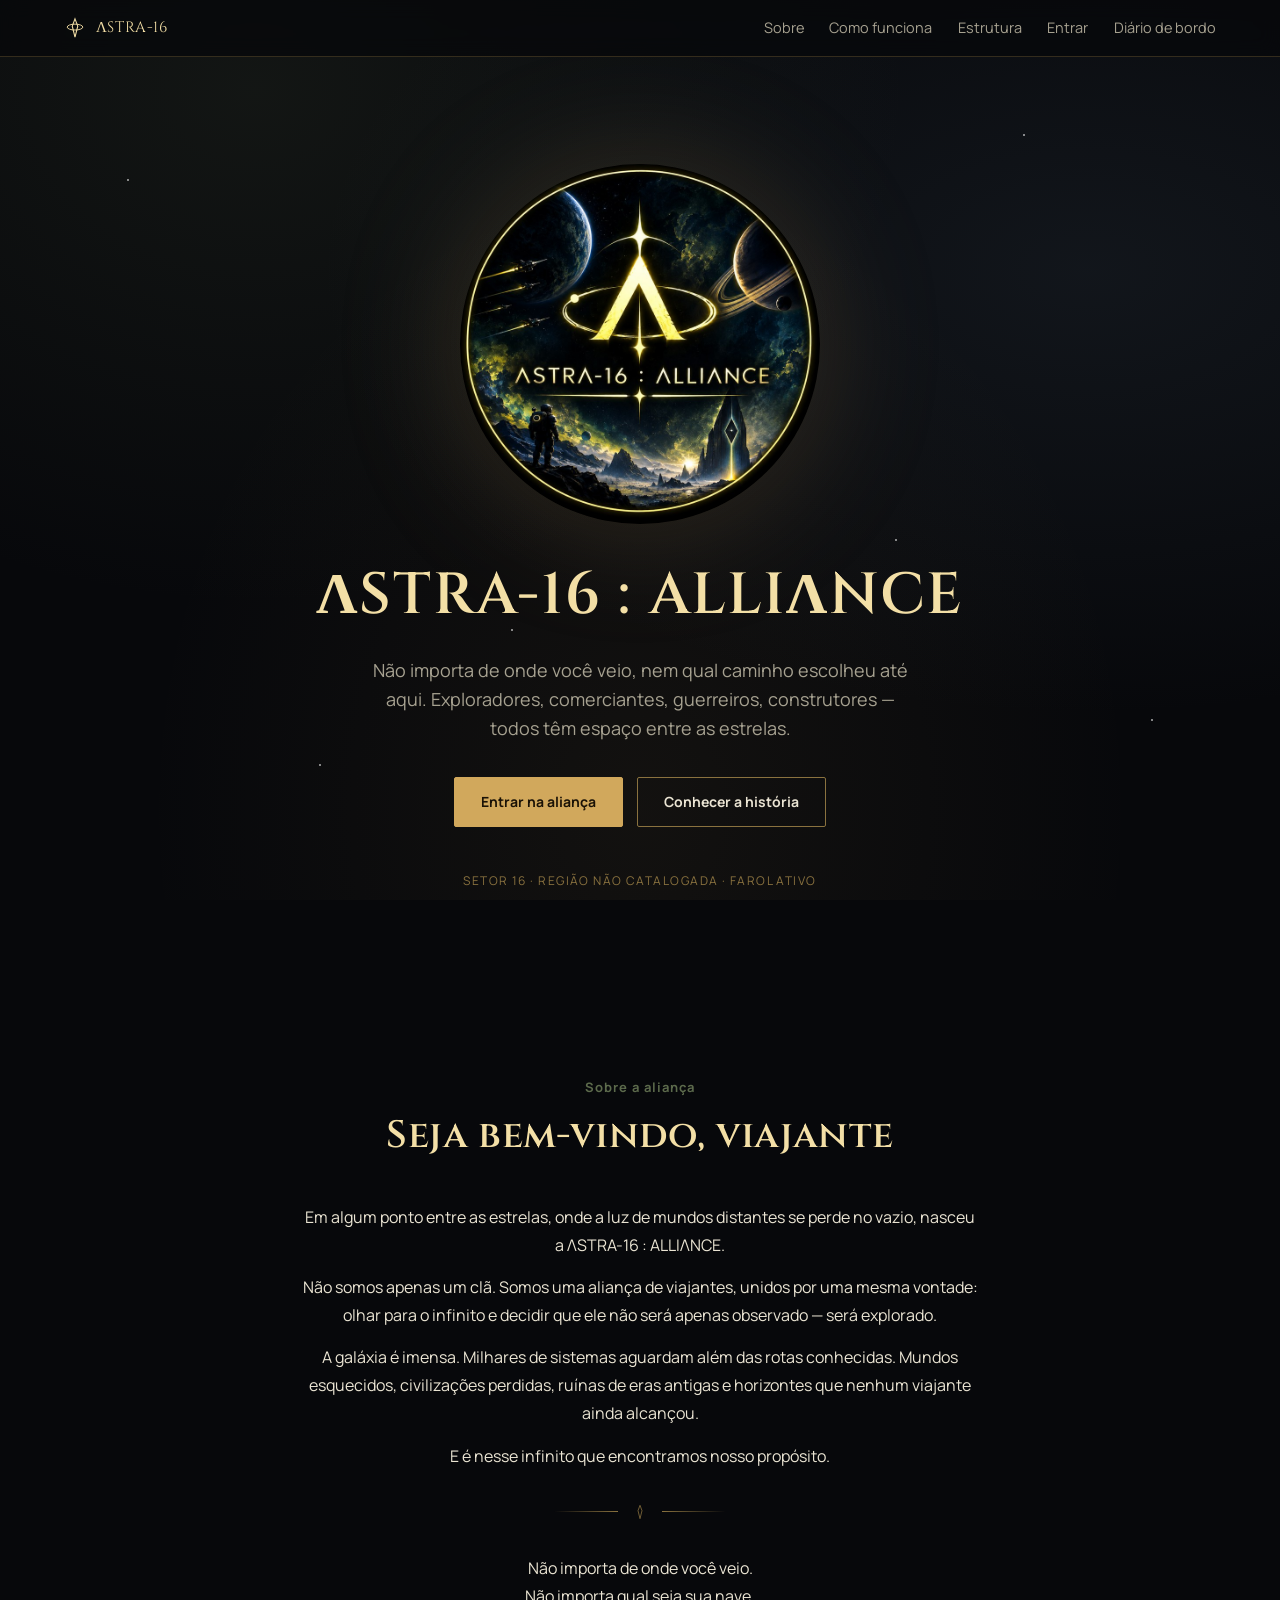
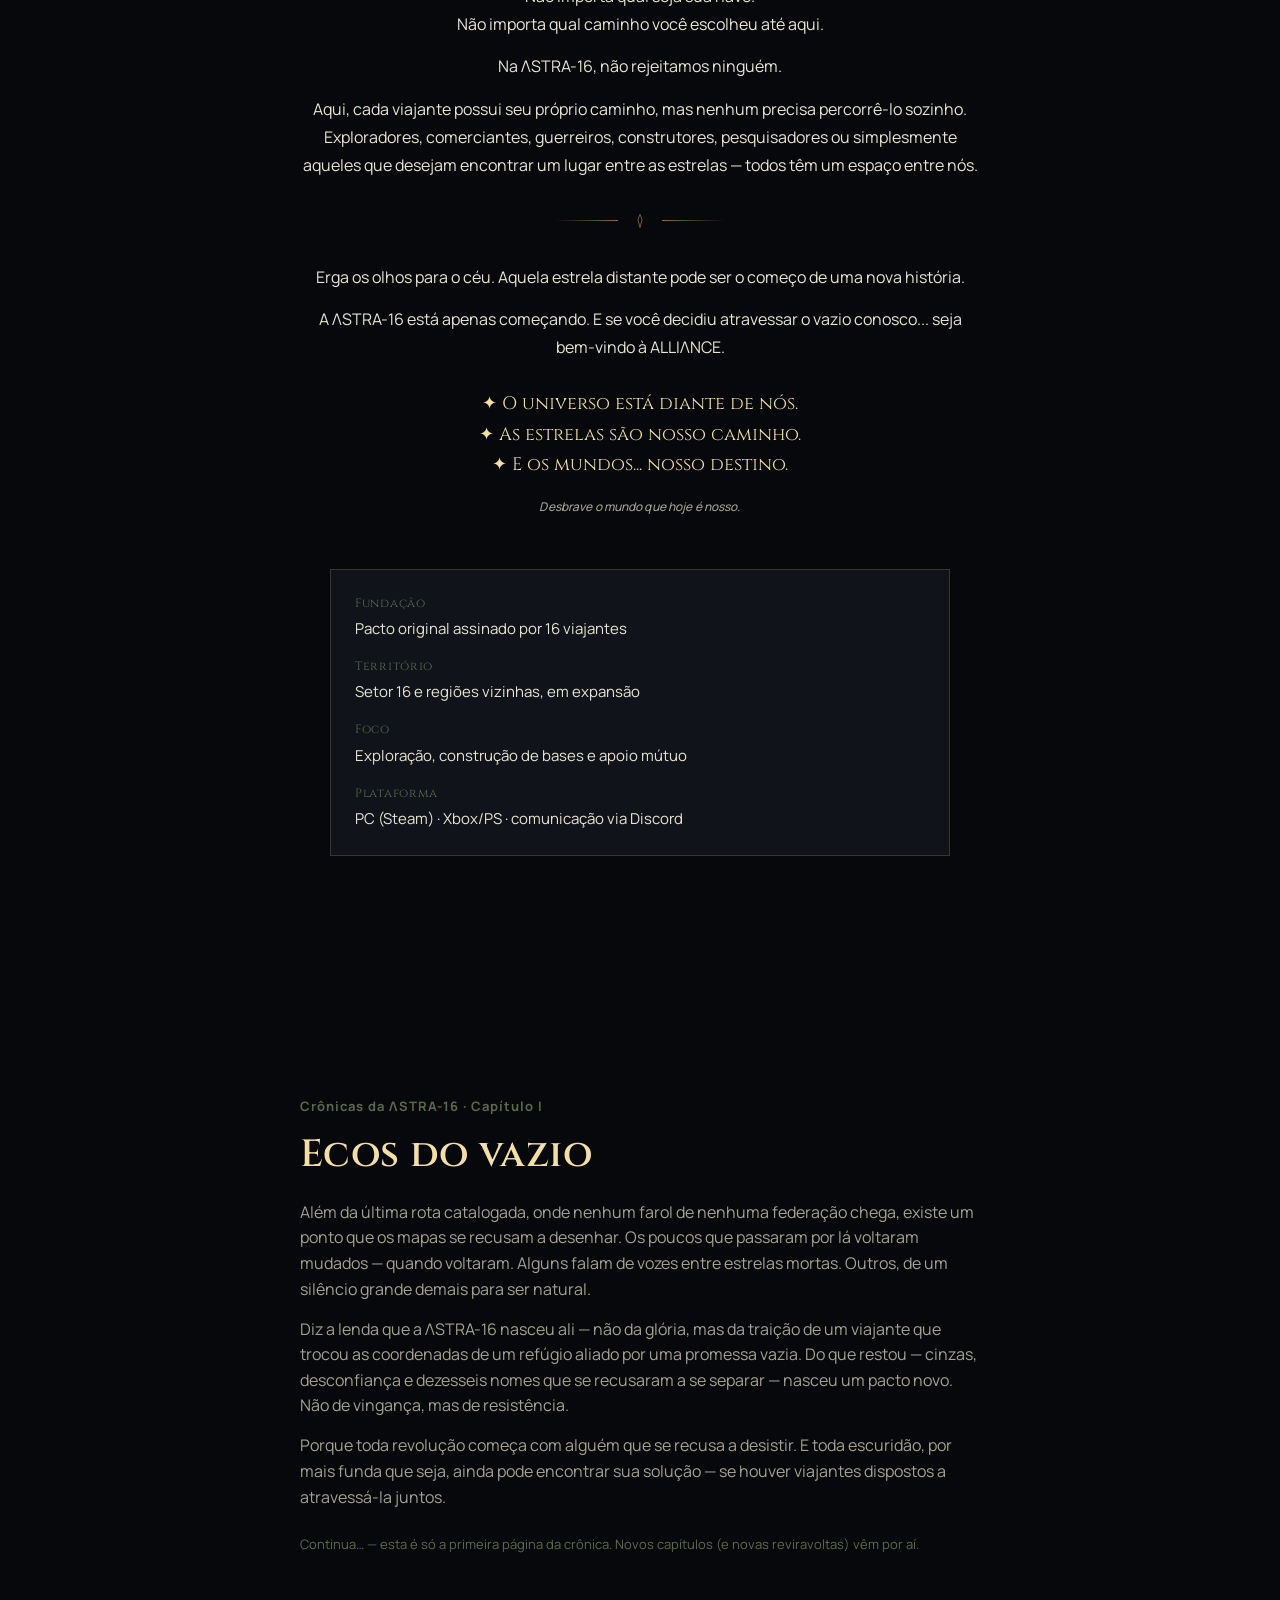
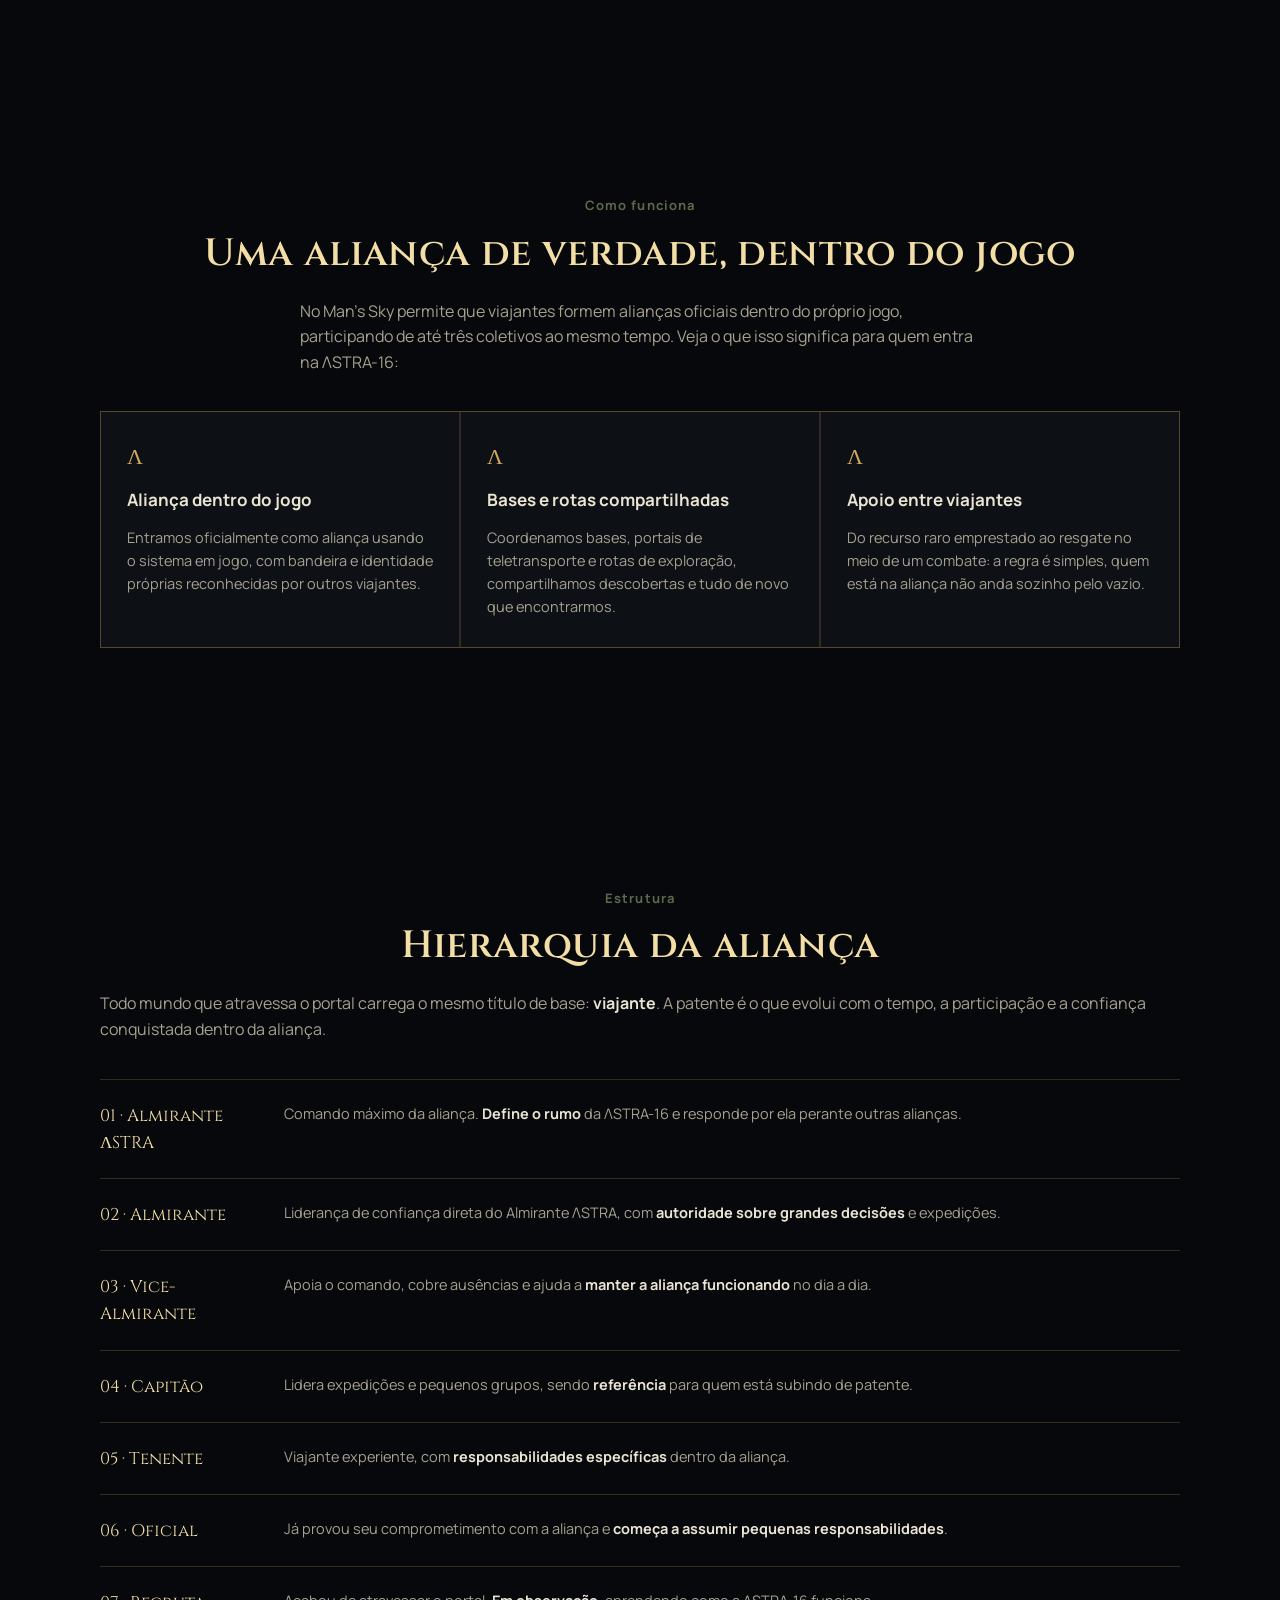
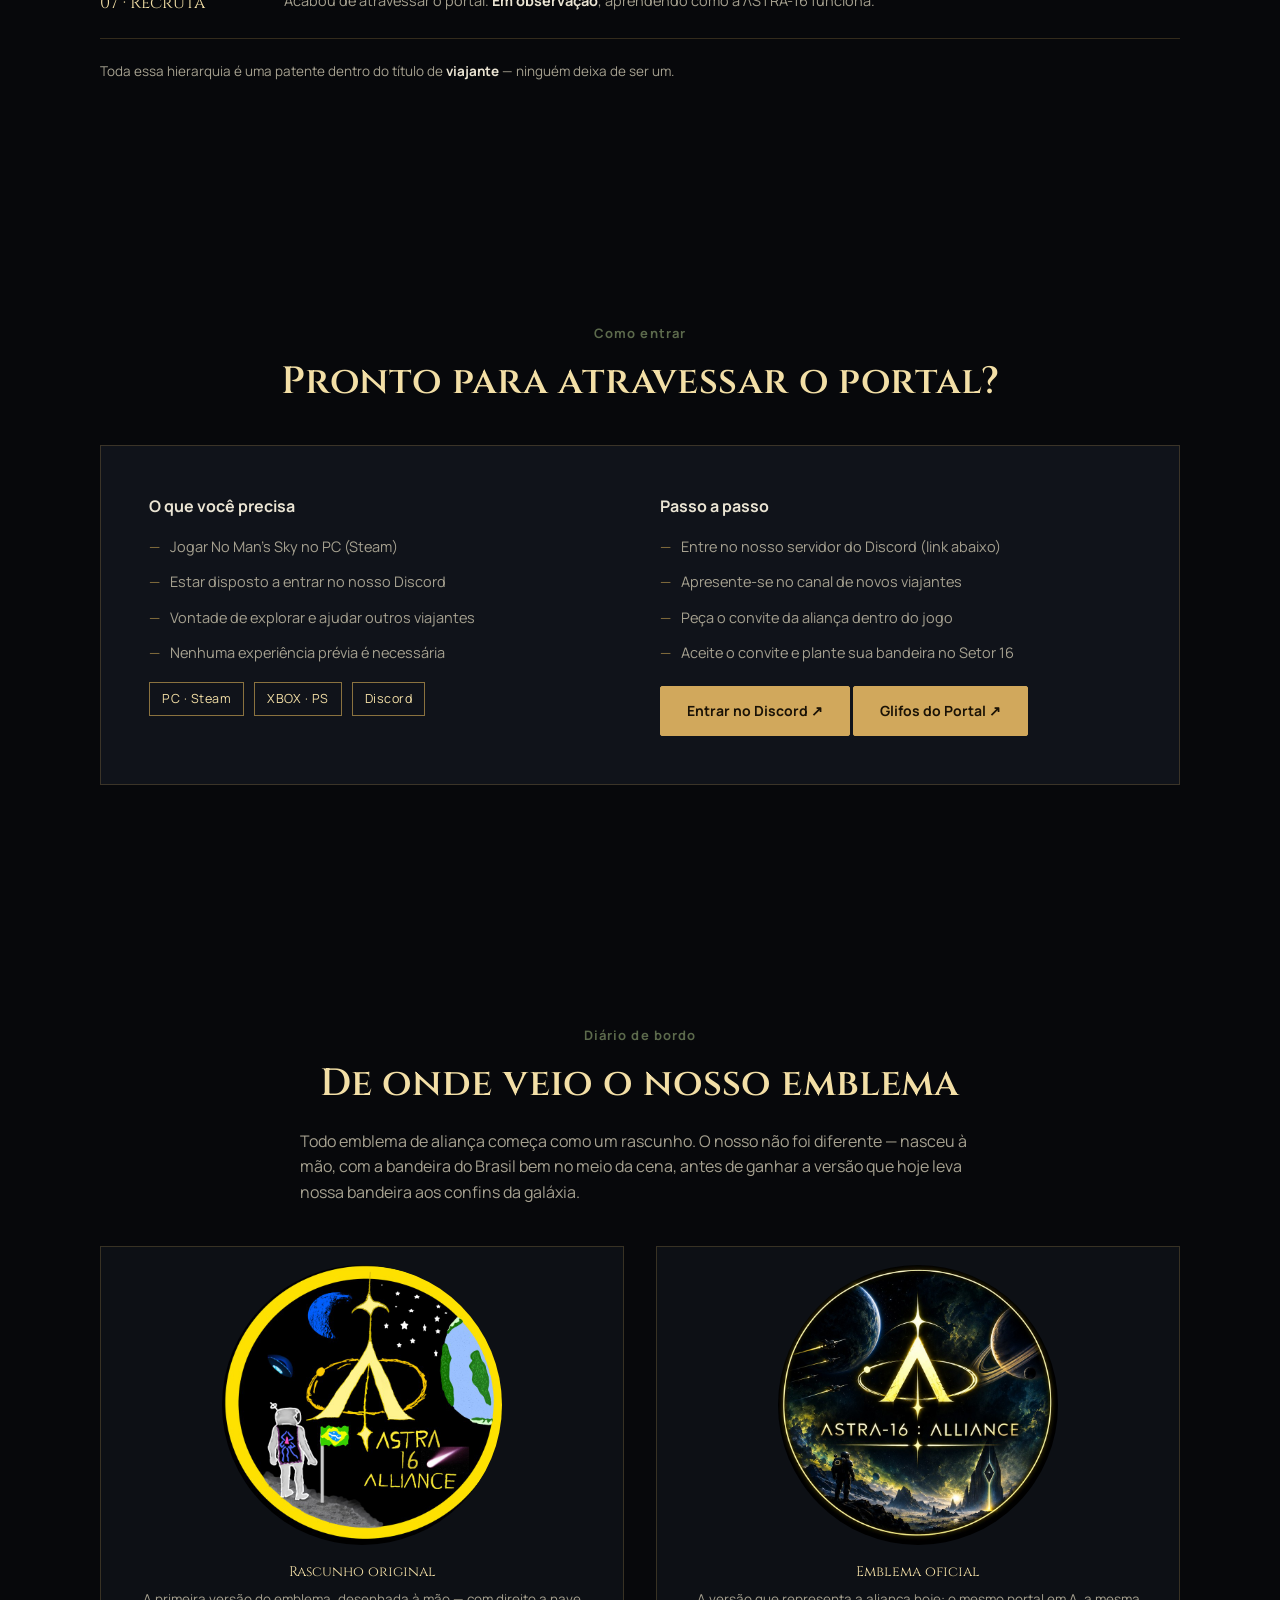
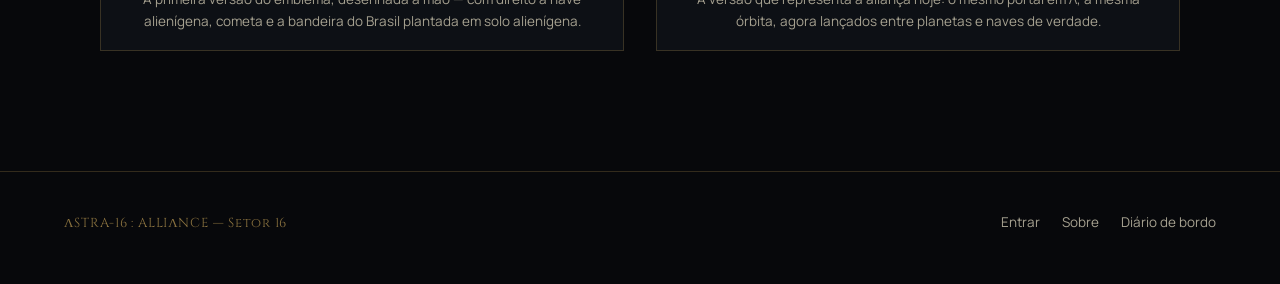
<file: index.html>
<!DOCTYPE html>
<html lang="pt-BR">
<head>
<meta charset="UTF-8">
<meta name="viewport" content="width=device-width, initial-scale=1.0">
<title>ΛSTRA-16 : ALLIΛNCE</title>
<link rel="preconnect" href="https://fonts.googleapis.com">
<link rel="preconnect" href="https://fonts.gstatic.com" crossorigin>
<link href="https://fonts.googleapis.com/css2?family=Cinzel:wght@500;600;700&family=Manrope:wght@400;500;600;700&display=swap" rel="stylesheet">
<link rel="stylesheet" href="styles.css">
<link rel="icon" href="data:image/svg+xml,<svg xmlns=%22http://www.w3.org/2000/svg%22 viewBox=%220 0 100 100%22><text y=%22.9em%22 font-size=%2290%22>%F0%9F%AA%90</text></svg>">
</head>
<body>
<div class="bg-field"></div>
<div class="stars"></div>

<nav>
  <div class="brand">
    <svg viewBox="0 0 24 24" fill="none"><path d="M12 2L15 10L12 22L9 10Z" stroke="#f3dfa6" stroke-width="1.2"/><ellipse cx="12" cy="11" rx="8.5" ry="3.2" stroke="#f3dfa6" stroke-width="1"/></svg>
    ΛSTRA-16
  </div>
  <button class="menu-toggle" id="menu-toggle" aria-label="Abrir menu" aria-expanded="false">
    <span></span><span></span><span></span>
  </button>
  <div class="navlinks" id="navlinks">
    <a href="#sobre">Sobre</a>
    <a href="#funciona">Como funciona</a>
    <a href="#estrutura">Estrutura</a>
    <a href="#entrar">Entrar</a>
    <a href="#diario">Diário de bordo</a>
  </div>
</nav>

<section class="hero">
  <img class="hero-emblem" src="images/emblem-main.jpg" alt="Emblema da ΛSTRA-16 : ALLIΛNCE">
  <h1>ΛSTRA-16 : ALLIΛNCE</h1>
  <p class="sub">Não importa de onde você veio, nem qual caminho escolheu até aqui. Exploradores, comerciantes, guerreiros, construtores — todos têm espaço entre as estrelas.</p>
  <div class="hero-ctas">
    <a class="btn primary" href="#entrar">Entrar na aliança</a>
    <a class="btn ghost" href="#sobre">Conhecer a história</a>
  </div>
  <div class="coords">SETOR 16 · REGIÃO NÃO CATALOGADA · FAROL ATIVO</div>
</section>

<section id="sobre">
  <div class="wrap">
   <div class="kicker" style="text-align:center;">Sobre a aliança</div>
    <h2 style="margin-top:8px; text-align:center;">Seja bem-vindo, viajante</h2>
    <div class="manifesto narrow" style="margin-top:36px;">
      <p>Em algum ponto entre as estrelas, onde a luz de mundos distantes se perde no vazio, nasceu a ΛSTRA-16 : ALLIΛNCE.</p>
      <p>Não somos apenas um clã. Somos uma aliança de viajantes, unidos por uma mesma vontade: olhar para o infinito e decidir que ele não será apenas observado — será explorado.</p>
      <p>A galáxia é imensa. Milhares de sistemas aguardam além das rotas conhecidas. Mundos esquecidos, civilizações perdidas, ruínas de eras antigas e horizontes que nenhum viajante ainda alcançou.</p>
      <p>E é nesse infinito que encontramos nosso propósito.</p>

      <div class="divider"><span class="rule"></span><svg viewBox="0 0 24 24" fill="none"><path d="M12 2L15 10L12 22L9 10Z" stroke-width="1.2"/></svg><span class="rule right"></span></div>

      <p>Não importa de onde você veio.<br>Não importa qual seja sua nave.<br>Não importa qual caminho você escolheu até aqui.</p>
      <p>Na ΛSTRA-16, não rejeitamos ninguém.</p>
      <p>Aqui, cada viajante possui seu próprio caminho, mas nenhum precisa percorrê-lo sozinho. Exploradores, comerciantes, guerreiros, construtores, pesquisadores ou simplesmente aqueles que desejam encontrar um lugar entre as estrelas — todos têm um espaço entre nós.</p>

      <div class="divider"><span class="rule"></span><svg viewBox="0 0 24 24" fill="none"><path d="M12 2L15 10L12 22L9 10Z" stroke-width="1.2"/></svg><span class="rule right"></span></div>

      <p>Erga os olhos para o céu. Aquela estrela distante pode ser o começo de uma nova história.</p>
      <p>A ΛSTRA-16 está apenas começando. E se você decidiu atravessar o vazio conosco... seja bem-vindo à ALLIΛNCE.</p>

      <div class="motto">
        ✦ O universo está diante de nós.<br>
        ✦ As estrelas são nosso caminho.<br>
        ✦ E os mundos... nosso destino.
        <span>Desbrave o mundo que hoje é nosso.</span>
      </div>
    </div>

    <div class="fact-card" style="margin-top:52px; max-width:620px; margin-left:auto; margin-right:auto;">
      <dl>
        <div>
          <dt>Fundação</dt>
          <dd>Pacto original assinado por 16 viajantes</dd>
        </div>
        <div>
          <dt>Território</dt>
          <dd>Setor 16 e regiões vizinhas, em expansão</dd>
        </div>
        <div>
          <dt>Foco</dt>
          <dd>Exploração, construção de bases e apoio mútuo</dd>
        </div>
        <div>
          <dt>Plataforma</dt>
          <dd>PC (Steam) · Xbox/PS · comunicação via Discord</dd>
        </div>
      </dl>
    </div>
  </div>
</section>

<section id="cronicas">
  <div class="wrap narrow">
    <div class="kicker">Crônicas da ΛSTRA-16 · Capítulo I</div>
    <h2 style="margin-top:8px;">Ecos do vazio</h2>
    <p>Além da última rota catalogada, onde nenhum farol de nenhuma federação chega, existe um ponto que os mapas se recusam a desenhar. Os poucos que passaram por lá voltaram mudados — quando voltaram. Alguns falam de vozes entre estrelas mortas. Outros, de um silêncio grande demais para ser natural.</p>
    <p>Diz a lenda que a ΛSTRA-16 nasceu ali — não da glória, mas da traição de um viajante que trocou as coordenadas de um refúgio aliado por uma promessa vazia. Do que restou — cinzas, desconfiança e dezesseis nomes que se recusaram a se separar — nasceu um pacto novo. Não de vingança, mas de resistência.</p>
    <p>Porque toda revolução começa com alguém que se recusa a desistir. E toda escuridão, por mais funda que seja, ainda pode encontrar sua solução — se houver viajantes dispostos a atravessá-la juntos.</p>
    <p style="font-size:13px; color:var(--olive); margin-top:24px;">Continua… — esta é só a primeira página da crônica. Novos capítulos (e novas reviravoltas) vêm por aí.</p>
  </div>
</section>

<section id="funciona">
  <div class="wrap">
    <div class="kicker" style="text-align:center;">Como funciona</div>
    <h2 style="margin-top:8px; text-align:center;">Uma aliança de verdade, dentro do jogo</h2>
    <p class="narrow" style="margin-top:14px;">No Man's Sky permite que viajantes formem alianças oficiais dentro do próprio jogo, participando de até três coletivos ao mesmo tempo. Veja o que isso significa para quem entra na ΛSTRA-16:</p>
    <div class="steps">
      <div class="step">
        <div class="mark">Λ</div>
        <h3>Aliança dentro do jogo</h3>
        <p>Entramos oficialmente como aliança usando o sistema em jogo, com bandeira e identidade próprias reconhecidas por outros viajantes.</p>
      </div>
      <div class="step">
        <div class="mark">Λ</div>
        <h3>Bases e rotas compartilhadas</h3>
        <p>Coordenamos bases, portais de teletransporte e rotas de exploração, compartilhamos descobertas e tudo de novo que encontrarmos.</p>
      </div>
      <div class="step">
        <div class="mark">Λ</div>
        <h3>Apoio entre viajantes</h3>
        <p>Do recurso raro emprestado ao resgate no meio de um combate: a regra é simples, quem está na aliança não anda sozinho pelo vazio.</p>
      </div>
    </div>
  </div>
</section>

<section id="estrutura">
  <div class="wrap">
    <div class="kicker" style="text-align:center;">Estrutura</div>
    <h2 style="margin-top:8px; text-align:center;">Hierarquia da aliança</h2>
    <p>Todo mundo que atravessa o portal carrega o mesmo título de base: <strong>viajante</strong>. A patente é o que evolui com o tempo, a participação e a confiança conquistada dentro da aliança.</p>
    <div class="ranks">
      <div class="rank">
        <div class="name">01 · Almirante ΛSTRA</div>
        <div class="desc">Comando máximo da aliança. <strong>Define o rumo</strong> da ΛSTRA-16 e responde por ela perante outras alianças.</div>
      </div>
      <div class="rank">
        <div class="name">02 · Almirante</div>
        <div class="desc">Liderança de confiança direta do Almirante ΛSTRA, com <strong>autoridade sobre grandes decisões</strong> e expedições.</div>
      </div>
      <div class="rank">
        <div class="name">03 · Vice-Almirante</div>
        <div class="desc">Apoia o comando, cobre ausências e ajuda a <strong>manter a aliança funcionando</strong> no dia a dia.</div>
      </div>
      <div class="rank">
        <div class="name">04 · Capitão</div>
        <div class="desc">Lidera expedições e pequenos grupos, sendo <strong>referência</strong> para quem está subindo de patente.</div>
      </div>
      <div class="rank">
        <div class="name">05 · Tenente</div>
        <div class="desc">Viajante experiente, com <strong>responsabilidades específicas</strong> dentro da aliança.</div>
      </div>
      <div class="rank">
        <div class="name">06 · Oficial</div>
        <div class="desc">Já provou seu comprometimento com a aliança e <strong>começa a assumir pequenas responsabilidades</strong>.</div>
      </div>
      <div class="rank">
        <div class="name">07 · Recruta</div>
        <div class="desc">Acabou de atravessar o portal. <strong>Em observação</strong>, aprendendo como a ΛSTRA-16 funciona.</div>
      </div>
    </div>
    <p style="margin-top:22px; font-size:13.5px;">Toda essa hierarquia é uma patente dentro do título de <strong>viajante</strong> — ninguém deixa de ser um.</p>
  </div>
</section>

<section id="entrar">
  <div class="wrap">
    <div class="kicker" style="text-align:center;">Como entrar</div>
    <h2 style="margin-top:8px; text-align:center;">Pronto para atravessar o portal?</h2>
    <div class="join-panel">
      <div>
        <h3 style="font-family:var(--font-body); font-size:16px; color:var(--text-main); font-weight:700; margin:0;">O que você precisa</h3>
        <ul class="req-list">
          <li>Jogar No Man's Sky no PC (Steam)</li>
          <li>Estar disposto a entrar no nosso Discord</li>
          <li>Vontade de explorar e ajudar outros viajantes</li>
          <li>Nenhuma experiência prévia é necessária</li>
        </ul>
        <div class="platform-tags">
          <span class="tag">PC · Steam</span>
          <span class="tag">XBOX · PS</span>
          <span class="tag">Discord</span>
        </div>
      </div>
      <div>
        <h3 style="font-family:var(--font-body); font-size:16px; color:var(--text-main); font-weight:700; margin:0;">Passo a passo</h3>
        <ul class="req-list">
          <li>Entre no nosso servidor do Discord (link abaixo)</li>
          <li>Apresente-se no canal de novos viajantes</li>
          <li>Peça o convite da aliança dentro do jogo</li>
          <li>Aceite o convite e plante sua bandeira no Setor 16</li>
        </ul>
        <div style="margin-top:22px;">
          <a class="btn primary" href="https://discord.gg/Xvfg6UyZk" target="_blank">Entrar no Discord ↗</a>
          <a class="btn primary" href="glifos.html" >Glifos do Portal ↗</a>
        </div>
        
      </div>
    </div>
  </div>
</section>

<section id="diario">
  <div class="wrap">
    <div class="kicker" style="text-align:center;">Diário de bordo</div>
    <h2 style="margin-top:8px; text-align:center;">De onde veio o nosso emblema</h2>
    <p class="narrow" style="margin-top:14px;">Todo emblema de aliança começa como um rascunho. O nosso não foi diferente — nasceu à mão, com a bandeira do Brasil bem no meio da cena, antes de ganhar a versão que hoje leva nossa bandeira aos confins da galáxia.</p>
    <div class="gallery">
      <div class="plate">
        <img src="images/emblem-kid.jpg" alt="Primeiro rascunho do emblema da ΛSTRA-16, feito à mão">
        <div class="cap">
          <div class="t">Rascunho original</div>
          <p>A primeira versão do emblema, desenhada à mão — com direito a nave alienígena, cometa e a bandeira do Brasil plantada em solo alienígena.</p>
        </div>
      </div>
      <div class="plate">
        <img src="images/emblem-main.jpg" alt="Versão final do emblema da ΛSTRA-16 : ALLIΛNCE">
        <div class="cap">
          <div class="t">Emblema oficial</div>
          <p>A versão que representa a aliança hoje: o mesmo portal em Λ, a mesma órbita, agora lançados entre planetas e naves de verdade.</p>
        </div>
      </div>
    </div>
  </div>
</section>

<footer>
  <div class="fbrand">ΛSTRA-16 : ALLIΛNCE — Setor 16</div>
  <div class="flinks">
    <a href="#entrar">Entrar</a>
    <a href="#sobre">Sobre</a>
    <a href="#diario">Diário de bordo</a>
  </div>
</footer>

<script src="script.js"></script>
</body>
</html>
</file>
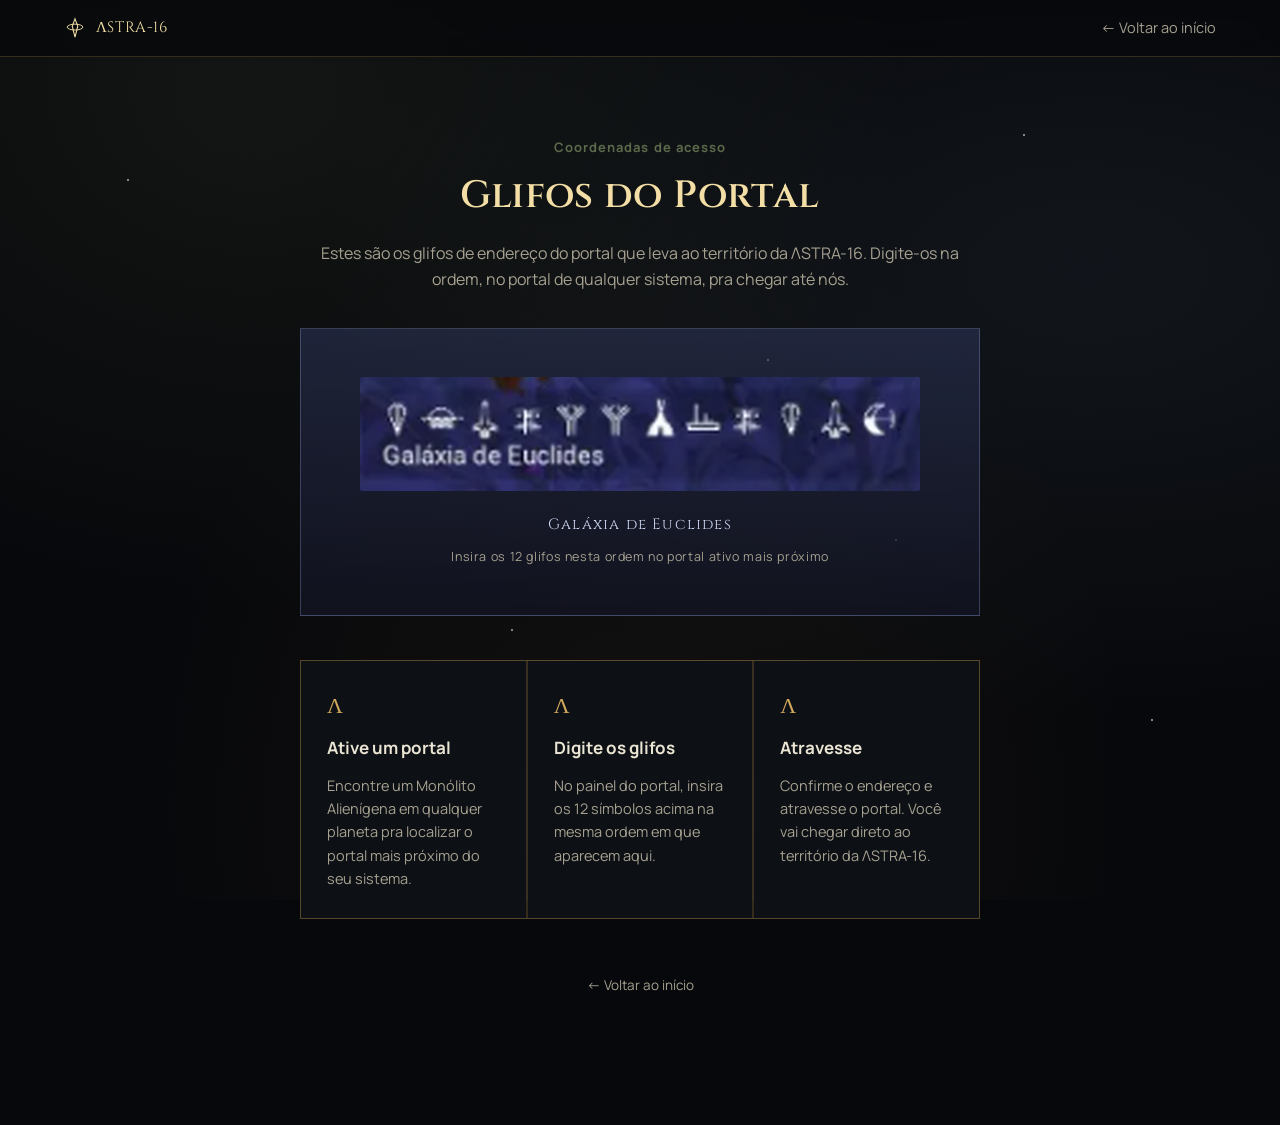
<file: glifos.html>
<!DOCTYPE html>
<html lang="pt-BR">
<head>
<meta charset="UTF-8">
<meta name="viewport" content="width=device-width, initial-scale=1.0">
<title>Glifos do Portal — ΛSTRA-16 : ALLIΛNCE</title>
<link rel="preconnect" href="https://fonts.googleapis.com">
<link rel="preconnect" href="https://fonts.gstatic.com" crossorigin>
<link href="https://fonts.googleapis.com/css2?family=Cinzel:wght@500;600;700&family=Manrope:wght@400;500;600;700&display=swap" rel="stylesheet">
<link rel="stylesheet" href="styles.css">
<style>

  .portal-panel{
    background: linear-gradient(180deg, rgba(46,54,92,0.55), rgba(18,20,34,0.8));
    border: 1px solid rgba(160,180,230,0.28);
    padding: clamp(28px,5vw,48px) 20px;
    text-align:center;
    margin-top:36px;
  }
  .glyph-row{
    display:flex; justify-content:center; align-items:center;
    gap:clamp(6px,1.6vw,16px); flex-wrap:wrap;
  }
  .glyph-row svg{
    width:clamp(24px,4vw,34px); height:clamp(24px,4vw,34px);
    color:#e3e9fb;
    filter: drop-shadow(0 0 5px rgba(170,190,255,0.45));
    flex-shrink:0;
  }
  .galaxy-label{
    margin-top:22px; font-family:var(--font-display);
    color:#cdd6f2; letter-spacing:0.08em; font-size:15px;
  }
  .address-note{
    margin-top:10px; font-size:12.5px; color:var(--text-dim); letter-spacing:0.05em;
  }
  .back-link{
    display:inline-block; margin-bottom:8px; font-size:13.5px; color:var(--text-dim); text-decoration:none;
  }
  .back-link:hover{ color:var(--gold-bright); }
</style>
<link rel="icon" href="data:image/svg+xml,<svg xmlns=%22http://www.w3.org/2000/svg%22 viewBox=%220 0 100 100%22><text y=%22.9em%22 font-size=%2290%22>%F0%9F%AA%90</text></svg>">
</head>
<body>
<div class="bg-field"></div>
<div class="stars"></div>

<nav>
  <div class="brand">
    <svg viewBox="0 0 24 24" fill="none"><path d="M12 2L15 10L12 22L9 10Z" stroke="#f3dfa6" stroke-width="1.2"/><ellipse cx="12" cy="11" rx="8.5" ry="3.2" stroke="#f3dfa6" stroke-width="1"/></svg>
    ΛSTRA-16
  </div>
  <div class="navlinks" style="display:flex;">
    <a href="index.html">← Voltar ao início</a>
  </div>
</nav>

<section style="padding-top:80px;">
  <div class="wrap narrow" style="text-align:center;">
    <div class="kicker">Coordenadas de acesso</div>
    <h2 style="margin-top:8px;">Glifos do Portal</h2>
    <p>Estes são os glifos de endereço do portal que leva ao território da ΛSTRA-16. Digite-os na ordem, no portal de qualquer sistema, pra chegar até nós.</p>

    <div class="portal-panel">
      <img src="images/portal-address.png" alt="Glifos do endereço do portal — Galáxia de Euclides" style="max-width:100%; width:560px; border-radius:2px; margin:0 auto; display:block;">
      <div class="galaxy-label">Galáxia de Euclides</div>
      <div class="address-note">Insira os 12 glifos nesta ordem no portal ativo mais próximo</div>
    </div>

    <div class="steps" style="margin-top:44px; text-align:left;">
      <div class="step">
        <div class="mark">Λ</div>
        <h3>Ative um portal</h3>
        <p>Encontre um Monólito Alienígena em qualquer planeta pra localizar o portal mais próximo do seu sistema.</p>
      </div>
      <div class="step">
        <div class="mark">Λ</div>
        <h3>Digite os glifos</h3>
        <p>No painel do portal, insira os 12 símbolos acima na mesma ordem em que aparecem aqui.</p>
      </div>
      <div class="step">
        <div class="mark">Λ</div>
        <h3>Atravesse</h3>
        <p>Confirme o endereço e atravesse o portal. Você vai chegar direto ao território da ΛSTRA-16.</p>
      </div>
    </div>

    <a class="back-link" href="index.html" style="display:block; margin-top:56px;">← Voltar ao início</a>
  </div>
</section>

<script src="script.js"></script>
</body>
</html>
</file>
<file: styles.css>
:root{
    --void: #07080b;
    --void-2: #0d1015;
    --panel: #10131a;
    --line: rgba(209,168,92,0.22);
    --gold: #d1a85c;
    --gold-bright: #f3dfa6;
    --gold-dim: #8a723f;
    --olive: #5c6a4c;
    --steel: #4a5d70;
    --text-main: #eae4d3;
    --text-dim: #a6a190;
    --font-display: 'Cinzel', serif;
    --font-body: 'Manrope', sans-serif;
  }
  :root:not([data-theme="light"]){
    --void: #07080b; --void-2: #0d1015; --panel: #10131a;
    --text-main: #eae4d3; --text-dim: #a6a190;
  }
  @media (prefers-color-scheme: dark){
    :root:not([data-theme="light"]){
      --void: #07080b; --void-2: #0d1015; --panel: #10131a;
      --text-main: #eae4d3; --text-dim: #a6a190;
    }
  }
  :root[data-theme="dark"]{
    --void: #07080b; --void-2: #0d1015; --panel: #10131a;
    --text-main: #eae4d3; --text-dim: #a6a190;
  }

  *{box-sizing:border-box;}
  html{scroll-behavior:smooth;}
  body{
    margin:0;
    background:var(--void);
    color:var(--text-main);
    font-family:var(--font-body);
    line-height:1.6;
    overflow-x:hidden;
  }
  a{color:var(--gold-bright);}
  img{max-width:100%; display:block;}

  .bg-field{
    position:fixed; inset:0; z-index:-2;
    background:
      radial-gradient(ellipse at 20% 10%, rgba(92,106,76,0.14), transparent 45%),
      radial-gradient(ellipse at 85% 30%, rgba(74,93,112,0.16), transparent 50%),
      radial-gradient(ellipse at 50% 90%, rgba(209,168,92,0.06), transparent 55%),
      var(--void);
  }
  .stars{
    position:fixed; inset:0; z-index:-1; opacity:0.5;
    background-image:
      radial-gradient(1px 1px at 10% 20%, #fff 100%, transparent),
      radial-gradient(1px 1px at 80% 15%, #fff 100%, transparent),
      radial-gradient(1.5px 1.5px at 40% 70%, #fff 100%, transparent),
      radial-gradient(1px 1px at 60% 40%, #fff 100%, transparent),
      radial-gradient(1px 1px at 90% 80%, #fff 100%, transparent),
      radial-gradient(1.5px 1.5px at 25% 85%, #fff 100%, transparent),
      radial-gradient(1px 1px at 70% 60%, #fff 100%, transparent);
    background-size: 100% 100%;
  }

  nav{
    position:sticky; top:0; z-index:50;
    display:flex; align-items:center; justify-content:space-between;
    padding:16px clamp(20px,5vw,64px);
    background:rgba(7,8,11,0.78);
    backdrop-filter: blur(10px);
    border-bottom:1px solid var(--line);
  }
  .brand{display:flex; align-items:center; gap:10px; font-family:var(--font-display); letter-spacing:0.04em; font-size:15px; color:var(--gold-bright);}
  .brand svg{width:22px; height:22px;}

  
  .menu-toggle{
    display:flex; flex-direction:column; justify-content:space-between;
    width:26px; height:19px; background:none; border:none; cursor:pointer; padding:0; z-index:60;
  }
  .menu-toggle span{
    display:block; height:2px; width:100%; background:var(--gold-bright); border-radius:2px;
    transition: transform .25s ease, opacity .25s ease;
  }
  .menu-toggle.active span:nth-child(1){ transform: translateY(8.5px) rotate(45deg); }
  .menu-toggle.active span:nth-child(2){ opacity:0; }
  .menu-toggle.active span:nth-child(3){ transform: translateY(-8.5px) rotate(-45deg); }

  .navlinks{
    display:none;
    flex-direction:column;
    position:absolute;
    top:100%; left:0; right:0;
    background:rgba(7,8,11,0.97);
    border-bottom:1px solid var(--line);
    padding:6px 24px 16px;
    gap:0;
    font-size:14px;
  }
  .navlinks.open{ display:flex; }
  .navlinks a{ color:var(--text-dim); text-decoration:none; transition:color .2s; padding:13px 0; border-bottom:1px solid var(--line); font-size:14.5px; }
  .navlinks a:last-child{ border-bottom:none; }
  .navlinks a:hover{ color:var(--gold-bright); }

  @media(min-width:760px){
    .menu-toggle{ display:none; }
    .navlinks{
      display:flex !important;
      flex-direction:row;
      position:static;
      background:none; border:none; padding:0;
      gap:clamp(14px,2vw,28px);
    }
    .navlinks a{ padding:0; border-bottom:none; }
  }

  section{padding:clamp(56px,10vw,120px) clamp(20px,6vw,64px); position:relative;}
  .wrap{max-width:1080px; margin:0 auto;}
  .narrow{max-width:680px; margin:0 auto;}

  h1,h2,h3{font-family:var(--font-display); font-weight:600; margin:0; color:var(--gold-bright);}
  h2{font-size:clamp(26px,3.4vw,38px); letter-spacing:0.01em;}
  .kicker{font-family:var(--font-body); font-size:13px; color:var(--olive); font-weight:700; letter-spacing:0.08em;}
  p{color:var(--text-dim); margin:0.9em 0 0;}
  strong{color:var(--text-main);}

  .divider{
    display:flex; align-items:center; justify-content:center; gap:14px;
    margin: 20px 0 8px; color:var(--gold-dim);
  }
  .divider .rule{height:1px; width:64px; background:linear-gradient(90deg, transparent, var(--gold-dim));}
  .divider .rule.right{background:linear-gradient(90deg, var(--gold-dim), transparent);}
  .divider svg{width:16px; height:16px;}


  .hero{
    min-height:100svh;
    display:flex; flex-direction:column; align-items:center; justify-content:center;
    text-align:center; padding-top:100px; padding-bottom:60px;
  }
  .hero-emblem{
    width:min(360px, 62vw);
    filter: drop-shadow(0 0 60px rgba(209,168,92,0.18));
    border-radius:50%;
    margin-bottom:8px;
    animation: rise 1.1s ease-out both;
  }
  @keyframes rise{ from{opacity:0; transform:translateY(18px) scale(0.98);} to{opacity:1; transform:translateY(0) scale(1);} }
  .hero h1{
    font-size:clamp(30px,6vw,58px);
    letter-spacing:0.03em;
    margin-top:18px;
    animation: rise 1.1s ease-out 0.15s both;
  }
  .hero .sub{
    font-family:var(--font-body); color:var(--text-dim);
    font-size:clamp(15px,2vw,18px); max-width:560px; margin:14px auto 0;
    animation: rise 1.1s ease-out 0.3s both;
  }
  .hero-ctas{
    display:flex; gap:14px; margin-top:34px; flex-wrap:wrap; justify-content:center;
    animation: rise 1.1s ease-out 0.45s both;
  }
  .btn{
    font-family:var(--font-body); font-weight:700; font-size:14px;
    padding:13px 26px; border-radius:2px; text-decoration:none;
    border:1px solid var(--gold-dim); transition: all .2s ease;
    display:inline-block;
  }
  .btn.primary{ background:var(--gold); color:#1a1206; border-color:var(--gold); }
  .btn.primary:hover{ background:var(--gold-bright); border-color:var(--gold-bright); }
  .btn.ghost{ color:var(--text-main); }
  .btn.ghost:hover{ border-color:var(--gold-bright); color:var(--gold-bright); }

  .coords{
    margin-top:44px; font-size:12px; color:var(--gold-dim); letter-spacing:0.12em;
    font-family:'Manrope', monospace;
  }

 
  .lore-grid{
    display:grid; grid-template-columns: 1.1fr 0.9fr; gap:56px; align-items:start;
  }
  @media(max-width:760px){ .lore-grid{grid-template-columns:1fr;} }
  .motto{
    border-left:2px solid var(--gold-dim);
    padding-left:22px; margin-top:28px;
    font-family:var(--font-display); font-style:normal;
    font-size:19px; color:var(--gold-bright); line-height:1.5;
  }
  .motto span{display:block; font-family:var(--font-body); font-size:12px; color:var(--text-dim); margin-top:10px; font-weight:600; letter-spacing:0.04em;}

  .manifesto{ text-align:center; }
  .manifesto p{ color:var(--text-main); font-size:16px; line-height:1.75; }
  .manifesto .divider{ margin:34px auto; color:var(--gold-dim); }
  .manifesto .divider svg{ stroke:currentColor; }
  .manifesto .motto{
    border:none; text-align:center; padding-left:0;
    font-size:18px; line-height:1.7;
  }
  .manifesto .motto span{ margin-top:16px; color:var(--text-dim); font-family:var(--font-body); font-weight:500; font-style:italic; letter-spacing:0.01em; }

  .fact-card{
    background:var(--panel); border:1px solid var(--line); padding:24px;
  }
  .fact-card dl{ margin:0; display:grid; gap:16px;}
  .fact-card dt{ font-family:var(--font-display); font-size:12px; color:var(--olive); letter-spacing:0.06em;}
  .fact-card dd{ margin:4px 0 0; color:var(--text-main); font-size:15px;}


  .steps{
    display:grid; grid-template-columns:repeat(3,1fr); gap:2px;
    background:var(--line); border:1px solid var(--line); margin-top:36px;
  }
  @media(max-width:760px){ .steps{grid-template-columns:1fr;} }
  .step{ background:var(--void-2); padding:28px 26px; }
  .step .mark{ color:var(--gold); font-family:var(--font-display); font-size:22px;}
  .step h3{ color:var(--text-main); font-size:17px; margin-top:10px; font-family:var(--font-body); font-weight:700;}
  .step p{ font-size:14.5px; }

  
  .ranks{ margin-top:36px; border-top:1px solid var(--line); }
  .rank{
    display:grid; grid-template-columns: 160px 1fr; gap:24px;
    padding:22px 0; border-bottom:1px solid var(--line);
  }
  @media(max-width:600px){ .rank{grid-template-columns:1fr;} }
  .rank .name{ font-family:var(--font-display); color:var(--gold-bright); font-size:17px;}
  .rank .desc{ color:var(--text-dim); font-size:14.5px;}
  .rank .desc strong{color:var(--text-main);}

  
  .join-panel{
    background:var(--panel); border:1px solid var(--line);
    padding:clamp(28px,5vw,48px); margin-top:32px;
    display:grid; grid-template-columns: 1fr 1fr; gap:40px;
  }
  @media(max-width:760px){ .join-panel{grid-template-columns:1fr;} }
  .req-list{ list-style:none; margin:16px 0 0; padding:0; display:grid; gap:12px;}
  .req-list li{ display:flex; gap:10px; align-items:flex-start; color:var(--text-dim); font-size:14.5px;}
  .req-list li::before{ content:"—"; color:var(--gold-dim); flex-shrink:0;}
  .platform-tags{ display:flex; gap:10px; flex-wrap:wrap; margin-top:18px;}
  .tag{ border:1px solid var(--gold-dim); color:var(--gold-bright); font-size:12.5px; padding:6px 12px; letter-spacing:0.04em;}

  
  .gallery{ display:grid; grid-template-columns:1fr 1fr; gap:32px; margin-top:40px;}
  @media(max-width:760px){ .gallery{grid-template-columns:1fr;} }
  .plate{ background:var(--void-2); border:1px solid var(--line); padding:18px; }
  .plate img{ border-radius:50%; margin:0 auto; width:100%; max-width:280px; }
  .plate .cap{ text-align:center; margin-top:16px;}
  .plate .cap .t{ font-family:var(--font-display); color:var(--gold-bright); font-size:14px;}
  .plate .cap p{ font-size:13.5px; margin-top:6px;}

  footer{
    border-top:1px solid var(--line); padding:40px clamp(20px,6vw,64px) 50px;
    display:flex; flex-wrap:wrap; gap:20px; align-items:center; justify-content:space-between;
  }
  footer .fbrand{ font-family:var(--font-display); color:var(--gold-dim); font-size:13px; letter-spacing:0.06em;}
  .flinks{ display:flex; gap:22px; }
  .flinks a{ color:var(--text-dim); font-size:13.5px; text-decoration:none; }
  .flinks a:hover{ color:var(--gold-bright); }

  ::selection{ background:var(--gold-dim); color:#0a0a0a; }
  :focus-visible{ outline:2px solid var(--gold-bright); outline-offset:3px; }
  @media (prefers-reduced-motion: reduce){
    .hero-emblem, .hero h1, .hero .sub, .hero-ctas { animation: none; }
  }
</file>
